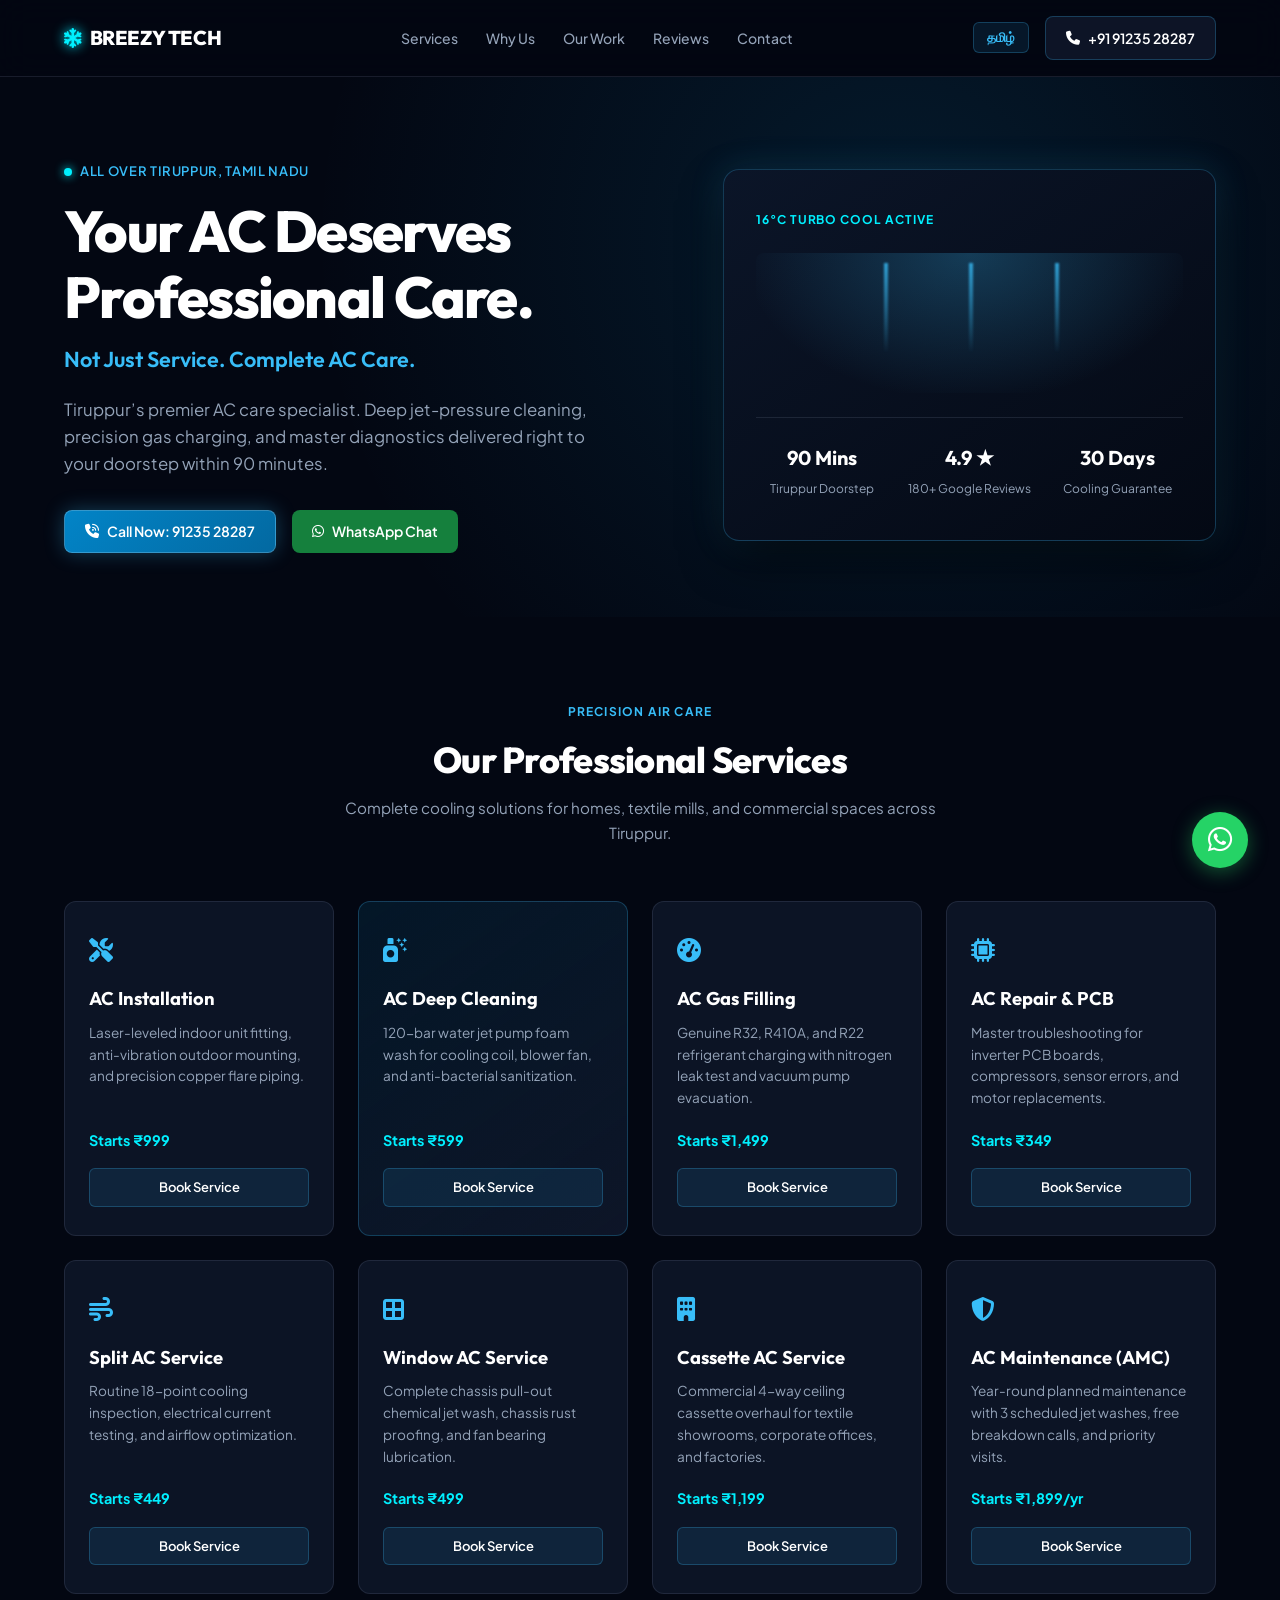
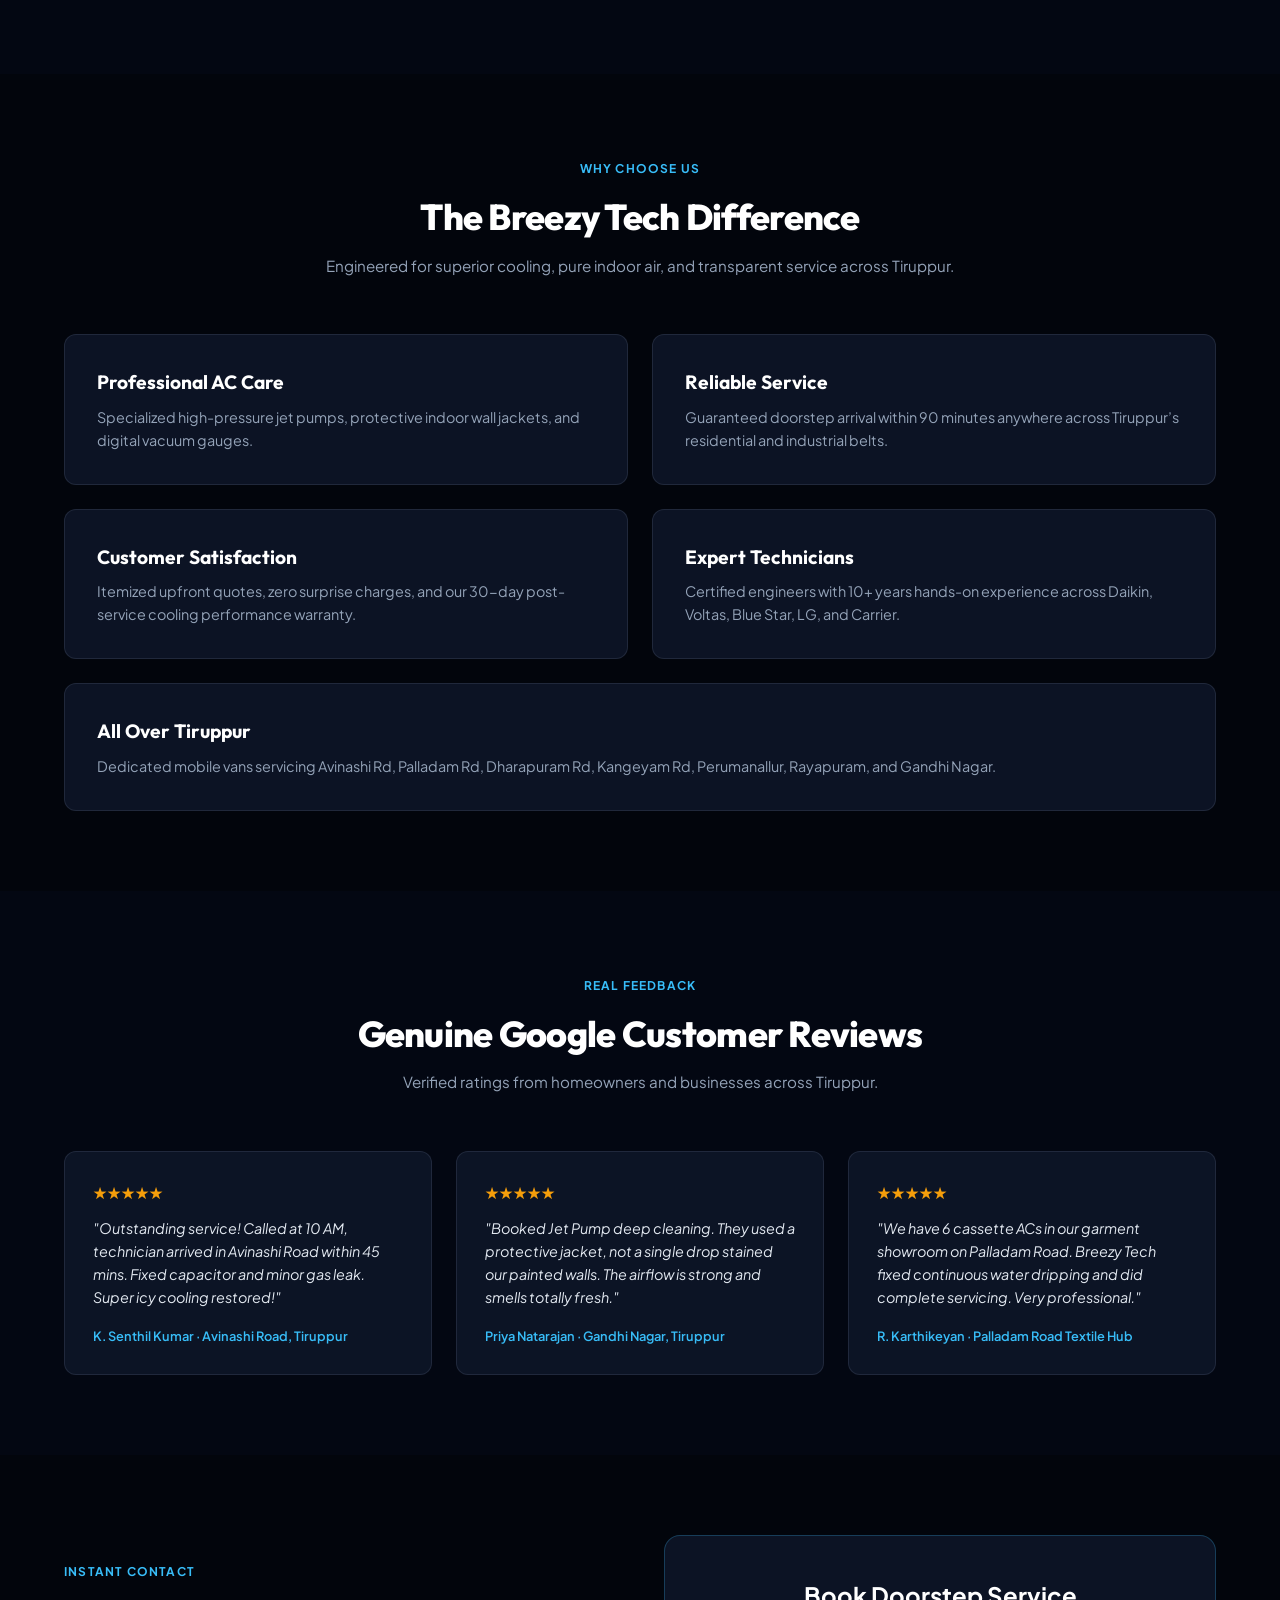
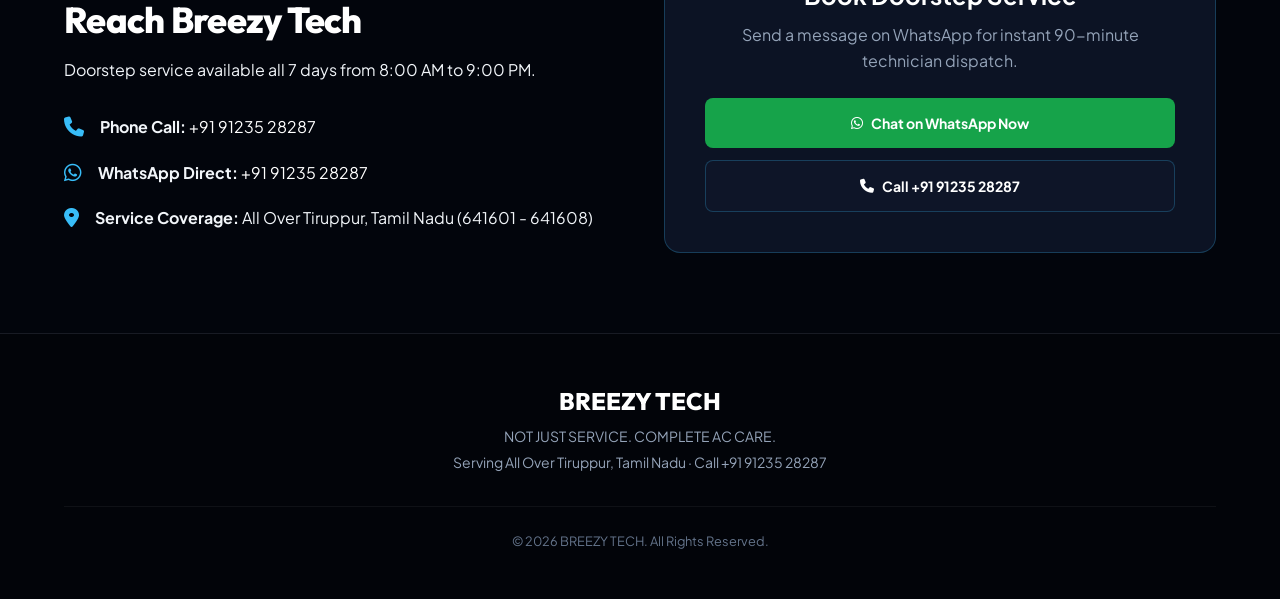
<file: public/standalone/index.html>
<!DOCTYPE html>
<html lang="en">
<head>
  <meta charset="UTF-8" />
  <meta name="viewport" content="width=device-width, initial-scale=1.0" />
  <title>BREEZY TECH | Professional AC Services in Tiruppur</title>
  <meta name="description" content="Not Just Service. Complete AC Care. Expert AC installation, repair, deep jet cleaning, and gas charging all over Tiruppur, Tamil Nadu. Call +91 91235 28287." />
  <link rel="preconnect" href="https://fonts.googleapis.com">
  <link rel="preconnect" href="https://fonts.gstatic.com" crossorigin>
  <link href="https://fonts.googleapis.com/css2?family=Noto+Sans+Tamil:wght@400;500;600;700&family=Outfit:wght@500;600;700;800&family=Plus+Jakarta+Sans:wght@400;500;600;700&display=swap" rel="stylesheet">
  <link rel="stylesheet" href="https://cdnjs.cloudflare.com/ajax/libs/font-awesome/6.5.1/css/all.min.css" />
  <link rel="stylesheet" href="style.css" />
</head>
<body class="dark-theme">
  <header class="site-header">
    <div class="header-container">
      <a href="#" class="brand-logo">
        <span class="brand-icon"><i class="fa-solid fa-snowflake"></i></span>
        <span class="brand-text">BREEZY TECH</span>
      </a>
      <nav class="nav-menu" id="navMenu">
        <a href="#services" class="nav-link">Services</a>
        <a href="#why-us" class="nav-link">Why Us</a>
        <a href="#gallery" class="nav-link">Our Work</a>
        <a href="#reviews" class="nav-link">Reviews</a>
        <a href="#contact" class="nav-link">Contact</a>
      </nav>
      <div class="header-actions">
        <button id="langToggleBtn" class="lang-btn" onclick="toggleLanguage()">
          <span class="lang-badge">தமிழ்</span>
        </button>
        <a href="tel:+919123528287" class="btn btn-call">
          <i class="fa-solid fa-phone"></i>
          <span>+91 91235 28287</span>
        </a>
      </div>
    </div>
  </header>

  <section class="hero-section">
    <div class="container hero-grid">
      <div class="hero-content">
        <div class="hero-kicker">
          <span class="pulse-dot"></span>
          <span id="txt-location">All Over Tiruppur, Tamil Nadu</span>
        </div>
        <h1 class="hero-headline" id="txt-headline">Your AC Deserves Professional Care.</h1>
        <p class="hero-subtitle" id="txt-subtitle">Not Just Service. Complete AC Care.</p>
        <p class="hero-desc" id="txt-desc">
          Tiruppur’s premier AC care specialist. Deep jet-pressure cleaning, precision gas charging, and master diagnostics delivered right to your doorstep within 90 minutes.
        </p>
        <div class="hero-cta-group">
          <a href="tel:+919123528287" class="btn btn-primary" id="btn-call">
            <i class="fa-solid fa-phone-volume"></i>
            <span>Call Now: 91235 28287</span>
          </a>
          <a href="https://wa.me/919123528287?text=Hello%20Breezy%20Tech!%20I%20want%20to%20book%20AC%20service%20in%20Tiruppur." target="_blank" class="btn btn-whatsapp" id="btn-whatsapp">
            <i class="fa-brands fa-whatsapp"></i>
            <span>WhatsApp Chat</span>
          </a>
        </div>
      </div>
      <div class="hero-visual">
        <div class="ac-glow-card">
          <div class="ac-badge">16°C TURBO COOL ACTIVE</div>
          <div class="ac-airflow-streams">
            <div class="stream stream-1"></div>
            <div class="stream stream-2"></div>
            <div class="stream stream-3"></div>
          </div>
          <div class="ac-stats">
            <div class="stat-box">
              <span class="stat-val">90 Mins</span>
              <span class="stat-lbl">Tiruppur Doorstep</span>
            </div>
            <div class="stat-box">
              <span class="stat-val">4.9 ★</span>
              <span class="stat-lbl">180+ Google Reviews</span>
            </div>
            <div class="stat-box">
              <span class="stat-val">30 Days</span>
              <span class="stat-lbl">Cooling Guarantee</span>
            </div>
          </div>
        </div>
      </div>
    </div>
  </section>

  <section class="section" id="services">
    <div class="container">
      <div class="section-header">
        <span class="section-kicker">PRECISION AIR CARE</span>
        <h2 class="section-title" id="txt-services-title">Our Professional Services</h2>
        <p class="section-subtitle">Complete cooling solutions for homes, textile mills, and commercial spaces across Tiruppur.</p>
      </div>
      <div class="services-grid">
        <div class="service-card">
          <div class="service-icon"><i class="fa-solid fa-screwdriver-wrench"></i></div>
          <h3>AC Installation</h3>
          <p>Laser-leveled indoor unit fitting, anti-vibration outdoor mounting, and precision copper flare piping.</p>
          <div class="service-price">Starts ₹999</div>
          <a href="https://wa.me/919123528287?text=Hi%20Breezy%20Tech,%20I%20need%20AC%20Installation" class="btn-service">Book Service</a>
        </div>
        <div class="service-card featured">
          <div class="service-icon"><i class="fa-solid fa-spray-can-sparkles"></i></div>
          <h3>AC Deep Cleaning</h3>
          <p>120-bar water jet pump foam wash for cooling coil, blower fan, and anti-bacterial sanitization.</p>
          <div class="service-price">Starts ₹599</div>
          <a href="https://wa.me/919123528287?text=Hi%20Breezy%20Tech,%20I%20need%20AC%20Deep%20Cleaning" class="btn-service">Book Service</a>
        </div>
        <div class="service-card">
          <div class="service-icon"><i class="fa-solid fa-gauge-high"></i></div>
          <h3>AC Gas Filling</h3>
          <p>Genuine R32, R410A, and R22 refrigerant charging with nitrogen leak test and vacuum pump evacuation.</p>
          <div class="service-price">Starts ₹1,499</div>
          <a href="https://wa.me/919123528287?text=Hi%20Breezy%20Tech,%20I%20need%20AC%20Gas%20Refill" class="btn-service">Book Service</a>
        </div>
        <div class="service-card">
          <div class="service-icon"><i class="fa-solid fa-microchip"></i></div>
          <h3>AC Repair & PCB</h3>
          <p>Master troubleshooting for inverter PCB boards, compressors, sensor errors, and motor replacements.</p>
          <div class="service-price">Starts ₹349</div>
          <a href="https://wa.me/919123528287?text=Hi%20Breezy%20Tech,%20I%20need%20AC%20Repair" class="btn-service">Book Service</a>
        </div>
        <div class="service-card">
          <div class="service-icon"><i class="fa-solid fa-wind"></i></div>
          <h3>Split AC Service</h3>
          <p>Routine 18-point cooling inspection, electrical current testing, and airflow optimization.</p>
          <div class="service-price">Starts ₹449</div>
          <a href="https://wa.me/919123528287?text=Hi%20Breezy%20Tech,%20I%20need%20Split%20AC%20Service" class="btn-service">Book Service</a>
        </div>
        <div class="service-card">
          <div class="service-icon"><i class="fa-solid fa-border-all"></i></div>
          <h3>Window AC Service</h3>
          <p>Complete chassis pull-out chemical jet wash, chassis rust proofing, and fan bearing lubrication.</p>
          <div class="service-price">Starts ₹499</div>
          <a href="https://wa.me/919123528287?text=Hi%20Breezy%20Tech,%20I%20need%20Window%20AC%20Service" class="btn-service">Book Service</a>
        </div>
        <div class="service-card">
          <div class="service-icon"><i class="fa-solid fa-building"></i></div>
          <h3>Cassette AC Service</h3>
          <p>Commercial 4-way ceiling cassette overhaul for textile showrooms, corporate offices, and factories.</p>
          <div class="service-price">Starts ₹1,199</div>
          <a href="https://wa.me/919123528287?text=Hi%20Breezy%20Tech,%20I%20need%20Cassette%20AC%20Service" class="btn-service">Book Service</a>
        </div>
        <div class="service-card">
          <div class="service-icon"><i class="fa-solid fa-shield-halved"></i></div>
          <h3>AC Maintenance (AMC)</h3>
          <p>Year-round planned maintenance with 3 scheduled jet washes, free breakdown calls, and priority visits.</p>
          <div class="service-price">Starts ₹1,899/yr</div>
          <a href="https://wa.me/919123528287?text=Hi%20Breezy%20Tech,%20I%20need%20AMC%20Plan" class="btn-service">Book Service</a>
        </div>
      </div>
    </div>
  </section>

  <section class="section bg-darker" id="why-us">
    <div class="container">
      <div class="section-header">
        <span class="section-kicker">WHY CHOOSE US</span>
        <h2 class="section-title">The Breezy Tech Difference</h2>
        <p class="section-subtitle">Engineered for superior cooling, pure indoor air, and transparent service across Tiruppur.</p>
      </div>
      <div class="pillars-grid">
        <div class="pillar-card">
          <h4>Professional AC Care</h4>
          <p>Specialized high-pressure jet pumps, protective indoor wall jackets, and digital vacuum gauges.</p>
        </div>
        <div class="pillar-card">
          <h4>Reliable Service</h4>
          <p>Guaranteed doorstep arrival within 90 minutes anywhere across Tiruppur’s residential and industrial belts.</p>
        </div>
        <div class="pillar-card">
          <h4>Customer Satisfaction</h4>
          <p>Itemized upfront quotes, zero surprise charges, and our 30-day post-service cooling performance warranty.</p>
        </div>
        <div class="pillar-card">
          <h4>Expert Technicians</h4>
          <p>Certified engineers with 10+ years hands-on experience across Daikin, Voltas, Blue Star, LG, and Carrier.</p>
        </div>
        <div class="pillar-card full-width">
          <h4>All Over Tiruppur</h4>
          <p>Dedicated mobile vans servicing Avinashi Rd, Palladam Rd, Dharapuram Rd, Kangeyam Rd, Perumanallur, Rayapuram, and Gandhi Nagar.</p>
        </div>
      </div>
    </div>
  </section>

  <section class="section" id="reviews">
    <div class="container">
      <div class="section-header">
        <span class="section-kicker">REAL FEEDBACK</span>
        <h2 class="section-title">Genuine Google Customer Reviews</h2>
        <p class="section-subtitle">Verified ratings from homeowners and businesses across Tiruppur.</p>
      </div>
      <div class="reviews-grid">
        <div class="review-card">
          <div class="review-stars">★★★★★</div>
          <p class="review-text">"Outstanding service! Called at 10 AM, technician arrived in Avinashi Road within 45 mins. Fixed capacitor and minor gas leak. Super icy cooling restored!"</p>
          <div class="review-author">K. Senthil Kumar · Avinashi Road, Tiruppur</div>
        </div>
        <div class="review-card">
          <div class="review-stars">★★★★★</div>
          <p class="review-text">"Booked Jet Pump deep cleaning. They used a protective jacket, not a single drop stained our painted walls. The airflow is strong and smells totally fresh."</p>
          <div class="review-author">Priya Natarajan · Gandhi Nagar, Tiruppur</div>
        </div>
        <div class="review-card">
          <div class="review-stars">★★★★★</div>
          <p class="review-text">"We have 6 cassette ACs in our garment showroom on Palladam Road. Breezy Tech fixed continuous water dripping and did complete servicing. Very professional."</p>
          <div class="review-author">R. Karthikeyan · Palladam Road Textile Hub</div>
        </div>
      </div>
    </div>
  </section>

  <section class="section bg-darker" id="contact">
    <div class="container contact-grid">
      <div class="contact-info">
        <span class="section-kicker">INSTANT CONTACT</span>
        <h2 class="section-title">Reach Breezy Tech</h2>
        <p>Doorstep service available all 7 days from 8:00 AM to 9:00 PM.</p>
        <div class="contact-details">
          <div class="contact-item">
            <i class="fa-solid fa-phone"></i>
            <div>
              <strong>Phone Call:</strong>
              <a href="tel:+919123528287">+91 91235 28287</a>
            </div>
          </div>
          <div class="contact-item">
            <i class="fa-brands fa-whatsapp"></i>
            <div>
              <strong>WhatsApp Direct:</strong>
              <a href="https://wa.me/919123528287?text=Hello%20Breezy%20Tech" target="_blank">+91 91235 28287</a>
            </div>
          </div>
          <div class="contact-item">
            <i class="fa-solid fa-location-dot"></i>
            <div>
              <strong>Service Coverage:</strong>
              <span>All Over Tiruppur, Tamil Nadu (641601 - 641608)</span>
            </div>
          </div>
        </div>
      </div>
      <div class="contact-card">
        <h3>Book Doorstep Service</h3>
        <p>Send a message on WhatsApp for instant 90-minute technician dispatch.</p>
        <a href="https://wa.me/919123528287?text=Hi%20Breezy%20Tech!%20I%20need%20AC%20Service%20in%20Tiruppur." target="_blank" class="btn btn-whatsapp-large">
          <i class="fa-brands fa-whatsapp"></i> Chat on WhatsApp Now
        </a>
        <a href="tel:+919123528287" class="btn btn-call-large">
          <i class="fa-solid fa-phone"></i> Call +91 91235 28287
        </a>
      </div>
    </div>
  </section>

  <footer class="site-footer">
    <div class="container footer-content">
      <div class="footer-brand">
        <span class="brand-text">BREEZY TECH</span>
        <p>NOT JUST SERVICE. COMPLETE AC CARE.</p>
        <p class="footer-area">Serving All Over Tiruppur, Tamil Nadu · Call +91 91235 28287</p>
      </div>
      <div class="footer-bottom">
        <p>© 2026 BREEZY TECH. All Rights Reserved.</p>
      </div>
    </div>
  </footer>

  <a href="https://wa.me/919123528287?text=Hello%20Breezy%20Tech!%20I%20want%20to%20book%20AC%20service%20in%20Tiruppur." class="floating-wa" target="_blank" aria-label="Chat on WhatsApp">
    <i class="fa-brands fa-whatsapp"></i>
  </a>

  <script src="script.js"></script>
</body>
</html>
</file>
<file: public/standalone/style.css>
/* BREEZY TECH - Premium Dark 3D Stylesheet */
:root {
  --bg-primary: #030712;
  --bg-secondary: #0b1528;
  --bg-card: rgba(15, 23, 42, 0.85);
  --ice-blue: #38bdf8;
  --ice-cyan: #00f0ff;
  --navy-dark: #071224;
  --text-main: #f1f5f9;
  --text-muted: #94a3b8;
  --border-ice: rgba(56, 189, 248, 0.25);
  --border-subtle: rgba(148, 163, 184, 0.15);
  --font-display: 'Outfit', sans-serif;
  --font-body: 'Plus Jakarta Sans', sans-serif;
}

* {
  margin: 0;
  padding: 0;
  box-sizing: border-box;
}

body {
  font-family: var(--font-body);
  background-color: var(--bg-primary);
  color: var(--text-main);
  line-height: 1.6;
  overflow-x: hidden;
}

.container {
  max-width: 1200px;
  margin: 0 auto;
  padding: 0 1.5rem;
}

.site-header {
  position: sticky;
  top: 0;
  z-index: 100;
  background: rgba(3, 7, 18, 0.85);
  backdrop-filter: blur(16px);
  border-bottom: 1px solid var(--border-subtle);
}

.header-container {
  max-width: 1200px;
  margin: 0 auto;
  padding: 1rem 1.5rem;
  display: flex;
  align-items: center;
  justify-content: space-between;
  gap: 2rem;
}

.brand-logo {
  display: flex;
  align-items: center;
  gap: 0.5rem;
  text-decoration: none;
  color: #fff;
  font-family: var(--font-display);
  font-size: 1.25rem;
  font-weight: 800;
  letter-spacing: -0.02em;
}

.brand-icon {
  color: var(--ice-cyan);
  text-shadow: 0 0 12px var(--ice-cyan);
}

.nav-menu {
  display: flex;
  align-items: center;
  gap: 1.75rem;
}

.nav-link {
  color: var(--text-muted);
  text-decoration: none;
  font-size: 0.875rem;
  font-weight: 500;
  transition: color 0.2s;
}

.nav-link:hover {
  color: var(--ice-blue);
}

.header-actions {
  display: flex;
  align-items: center;
  gap: 1rem;
}

.lang-btn {
  background: rgba(56, 189, 248, 0.1);
  border: 1px solid var(--border-ice);
  color: var(--ice-blue);
  padding: 0.4rem 0.8rem;
  border-radius: 6px;
  font-weight: 600;
  cursor: pointer;
  transition: all 0.2s;
}

.lang-btn:hover {
  background: rgba(56, 189, 248, 0.2);
}

.btn {
  display: inline-flex;
  align-items: center;
  gap: 0.5rem;
  padding: 0.6rem 1.25rem;
  border-radius: 8px;
  font-size: 0.875rem;
  font-weight: 600;
  text-decoration: none;
  cursor: pointer;
  transition: all 0.2s;
}

.btn-call {
  background: rgba(15, 23, 42, 0.9);
  border: 1px solid var(--border-ice);
  color: #fff;
}

.btn-call:hover {
  border-color: var(--ice-blue);
  box-shadow: 0 0 15px rgba(56, 189, 248, 0.3);
}

.btn-primary {
  background: linear-gradient(135deg, #0284c7 0%, #0369a1 100%);
  color: #fff;
  border: 1px solid rgba(255, 255, 255, 0.2);
  box-shadow: 0 0 20px rgba(56, 189, 248, 0.3);
}

.btn-primary:hover {
  transform: translateY(-2px);
  box-shadow: 0 0 30px rgba(56, 189, 248, 0.5);
}

.btn-whatsapp {
  background: #15803d;
  color: #fff;
}

.btn-whatsapp:hover {
  background: #16a34a;
}

.hero-section {
  padding: 5rem 0 4rem;
  background: radial-gradient(circle at 70% 30%, rgba(14, 165, 233, 0.12) 0%, transparent 60%);
}

.hero-grid {
  display: grid;
  grid-template-columns: 1.1fr 0.9fr;
  gap: 3.5rem;
  align-items: center;
}

.hero-kicker {
  display: inline-flex;
  align-items: center;
  gap: 0.5rem;
  font-size: 0.8125rem;
  font-weight: 600;
  color: var(--ice-blue);
  letter-spacing: 0.05em;
  text-transform: uppercase;
  margin-bottom: 1rem;
}

.pulse-dot {
  width: 8px;
  height: 8px;
  background: var(--ice-cyan);
  border-radius: 50%;
  box-shadow: 0 0 10px var(--ice-cyan);
}

.hero-headline {
  font-family: var(--font-display);
  font-size: clamp(2.25rem, 4.5vw, 3.75rem);
  font-weight: 800;
  line-height: 1.15;
  letter-spacing: -0.03em;
  color: #fff;
  margin-bottom: 0.75rem;
}

.hero-subtitle {
  font-family: var(--font-display);
  font-size: 1.35rem;
  font-weight: 600;
  color: var(--ice-blue);
  margin-bottom: 1.25rem;
}

.hero-desc {
  font-size: 1.05rem;
  color: var(--text-muted);
  max-width: 540px;
  margin-bottom: 2rem;
}

.hero-cta-group {
  display: flex;
  gap: 1rem;
  flex-wrap: wrap;
}

.ac-glow-card {
  position: relative;
  background: linear-gradient(145deg, #0b1528 0%, #040914 100%);
  border: 1px solid var(--border-ice);
  border-radius: 16px;
  padding: 2.5rem 2rem;
  box-shadow: 0 20px 50px -10px rgba(0, 0, 0, 0.8), 0 0 35px rgba(56, 189, 248, 0.15);
  overflow: hidden;
}

.ac-badge {
  font-size: 0.75rem;
  font-weight: 700;
  letter-spacing: 0.08em;
  color: var(--ice-cyan);
  margin-bottom: 1.5rem;
}

.ac-airflow-streams {
  height: 140px;
  position: relative;
  margin-bottom: 1.5rem;
  background: radial-gradient(ellipse at 50% 0%, rgba(56, 189, 248, 0.25) 0%, transparent 75%);
  border-radius: 8px;
}

.stream {
  position: absolute;
  top: 10px;
  width: 4px;
  height: 90px;
  background: linear-gradient(to bottom, rgba(56, 189, 248, 0.8), transparent);
  filter: blur(1px);
}

.stream-1 { left: 30%; animation: flow 2s infinite ease-in; }
.stream-2 { left: 50%; animation: flow 2.5s infinite ease-in 0.3s; }
.stream-3 { left: 70%; animation: flow 2.2s infinite ease-in 0.6s; }

@keyframes flow {
  0% { transform: translateY(-10px); opacity: 0; }
  50% { opacity: 1; }
  100% { transform: translateY(80px); opacity: 0; }
}

.ac-stats {
  display: grid;
  grid-template-columns: repeat(3, 1fr);
  gap: 1rem;
  border-top: 1px solid var(--border-subtle);
  padding-top: 1.5rem;
}

.stat-box {
  text-align: center;
}

.stat-val {
  display: block;
  font-family: var(--font-display);
  font-size: 1.25rem;
  font-weight: 700;
  color: #fff;
}

.stat-lbl {
  font-size: 0.75rem;
  color: var(--text-muted);
}

.section {
  padding: 5rem 0;
}

.bg-darker {
  background-color: #02050c;
}

.section-header {
  text-align: center;
  max-width: 650px;
  margin: 0 auto 3.5rem;
}

.section-kicker {
  font-size: 0.75rem;
  font-weight: 700;
  letter-spacing: 0.1em;
  color: var(--ice-blue);
  text-transform: uppercase;
}

.section-title {
  font-family: var(--font-display);
  font-size: 2.25rem;
  font-weight: 800;
  letter-spacing: -0.02em;
  color: #fff;
  margin: 0.5rem 0;
}

.section-subtitle {
  color: var(--text-muted);
  font-size: 0.95rem;
}

.services-grid {
  display: grid;
  grid-template-columns: repeat(auto-fill, minmax(260px, 1fr));
  gap: 1.5rem;
}

.service-card {
  background: var(--bg-card);
  border: 1px solid var(--border-subtle);
  border-radius: 12px;
  padding: 1.75rem 1.5rem;
  display: flex;
  flex-direction: column;
  transition: all 0.3s cubic-bezier(0.16, 1, 0.3, 1);
}

.service-card:hover {
  transform: translateY(-4px);
  border-color: var(--border-ice);
  box-shadow: 0 10px 25px rgba(0, 0, 0, 0.5), 0 0 15px rgba(56, 189, 248, 0.15);
}

.service-card.featured {
  border-color: var(--border-ice);
  background: linear-gradient(145deg, rgba(14, 165, 233, 0.1) 0%, rgba(15, 23, 42, 0.9) 100%);
}

.service-icon {
  font-size: 1.5rem;
  color: var(--ice-blue);
  margin-bottom: 1rem;
}

.service-card h3 {
  font-family: var(--font-display);
  font-size: 1.15rem;
  color: #fff;
  margin-bottom: 0.5rem;
}

.service-card p {
  font-size: 0.85rem;
  color: var(--text-muted);
  flex-grow: 1;
  margin-bottom: 1.25rem;
}

.service-price {
  font-size: 0.9rem;
  font-weight: 700;
  color: var(--ice-cyan);
  margin-bottom: 1rem;
}

.btn-service {
  display: inline-block;
  text-align: center;
  background: rgba(56, 189, 248, 0.1);
  border: 1px solid var(--border-ice);
  color: #fff;
  padding: 0.5rem;
  border-radius: 6px;
  text-decoration: none;
  font-size: 0.8125rem;
  font-weight: 600;
  transition: all 0.2s;
}

.btn-service:hover {
  background: var(--ice-blue);
  color: #030712;
}

.pillars-grid {
  display: grid;
  grid-template-columns: repeat(2, 1fr);
  gap: 1.5rem;
}

.pillar-card {
  background: var(--bg-card);
  border: 1px solid var(--border-subtle);
  border-radius: 12px;
  padding: 2rem;
}

.pillar-card.full-width {
  grid-column: span 2;
}

.pillar-card h4 {
  font-family: var(--font-display);
  font-size: 1.2rem;
  color: #fff;
  margin-bottom: 0.5rem;
}

.pillar-card p {
  color: var(--text-muted);
  font-size: 0.9rem;
}

.reviews-grid {
  display: grid;
  grid-template-columns: repeat(auto-fit, minmax(300px, 1fr));
  gap: 1.5rem;
}

.review-card {
  background: var(--bg-card);
  border: 1px solid var(--border-subtle);
  border-radius: 12px;
  padding: 1.75rem;
}

.review-stars {
  color: #f59e0b;
  margin-bottom: 0.75rem;
}

.review-text {
  font-size: 0.9rem;
  color: #e2e8f0;
  font-style: italic;
  margin-bottom: 1rem;
}

.review-author {
  font-size: 0.8rem;
  color: var(--ice-blue);
  font-weight: 600;
}

.contact-grid {
  display: grid;
  grid-template-columns: 1fr 1fr;
  gap: 3rem;
  align-items: center;
}

.contact-details {
  margin-top: 2rem;
  display: flex;
  flex-direction: column;
  gap: 1.25rem;
}

.contact-item {
  display: flex;
  gap: 1rem;
  align-items: center;
}

.contact-item i {
  font-size: 1.25rem;
  color: var(--ice-blue);
}

.contact-item a {
  color: #fff;
  text-decoration: none;
}

.contact-card {
  background: var(--bg-card);
  border: 1px solid var(--border-ice);
  border-radius: 16px;
  padding: 2.5rem;
  text-align: center;
}

.contact-card h3 {
  font-size: 1.5rem;
  color: #fff;
  margin-bottom: 0.5rem;
}

.contact-card p {
  color: var(--text-muted);
  margin-bottom: 1.5rem;
}

.btn-whatsapp-large {
  display: flex;
  align-items: center;
  justify-content: center;
  gap: 0.5rem;
  width: 100%;
  background: #16a34a;
  color: #fff;
  padding: 0.875rem;
  border-radius: 8px;
  text-decoration: none;
  font-weight: 700;
  margin-bottom: 0.75rem;
}

.btn-call-large {
  display: flex;
  align-items: center;
  justify-content: center;
  gap: 0.5rem;
  width: 100%;
  background: rgba(15, 23, 42, 0.9);
  border: 1px solid var(--border-ice);
  color: #fff;
  padding: 0.875rem;
  border-radius: 8px;
  text-decoration: none;
  font-weight: 700;
}

.site-footer {
  border-top: 1px solid var(--border-subtle);
  padding: 3rem 0;
  background-color: #020409;
}

.footer-content {
  text-align: center;
}

.footer-brand .brand-text {
  font-family: var(--font-display);
  font-size: 1.5rem;
  font-weight: 800;
  color: #fff;
}

.footer-brand p {
  color: var(--text-muted);
  font-size: 0.875rem;
  margin-top: 0.25rem;
}

.footer-bottom {
  margin-top: 2rem;
  padding-top: 1.5rem;
  border-top: 1px solid rgba(255, 255, 255, 0.05);
  font-size: 0.8rem;
  color: #64748b;
}

.floating-wa {
  position: fixed;
  bottom: 2rem;
  right: 2rem;
  width: 56px;
  height: 56px;
  background-color: #25d366;
  border-radius: 50%;
  display: flex;
  align-items: center;
  justify-content: center;
  color: #fff;
  font-size: 1.75rem;
  text-decoration: none;
  box-shadow: 0 4px 20px rgba(37, 211, 102, 0.4);
  z-index: 999;
  transition: transform 0.2s;
}

.floating-wa:hover {
  transform: scale(1.1);
}

@media (max-width: 768px) {
  .hero-grid, .contact-grid, .pillars-grid {
    grid-template-columns: 1fr;
  }
  .pillar-card.full-width {
    grid-column: span 1;
  }
  .nav-menu {
    display: none;
  }
}
</file>
